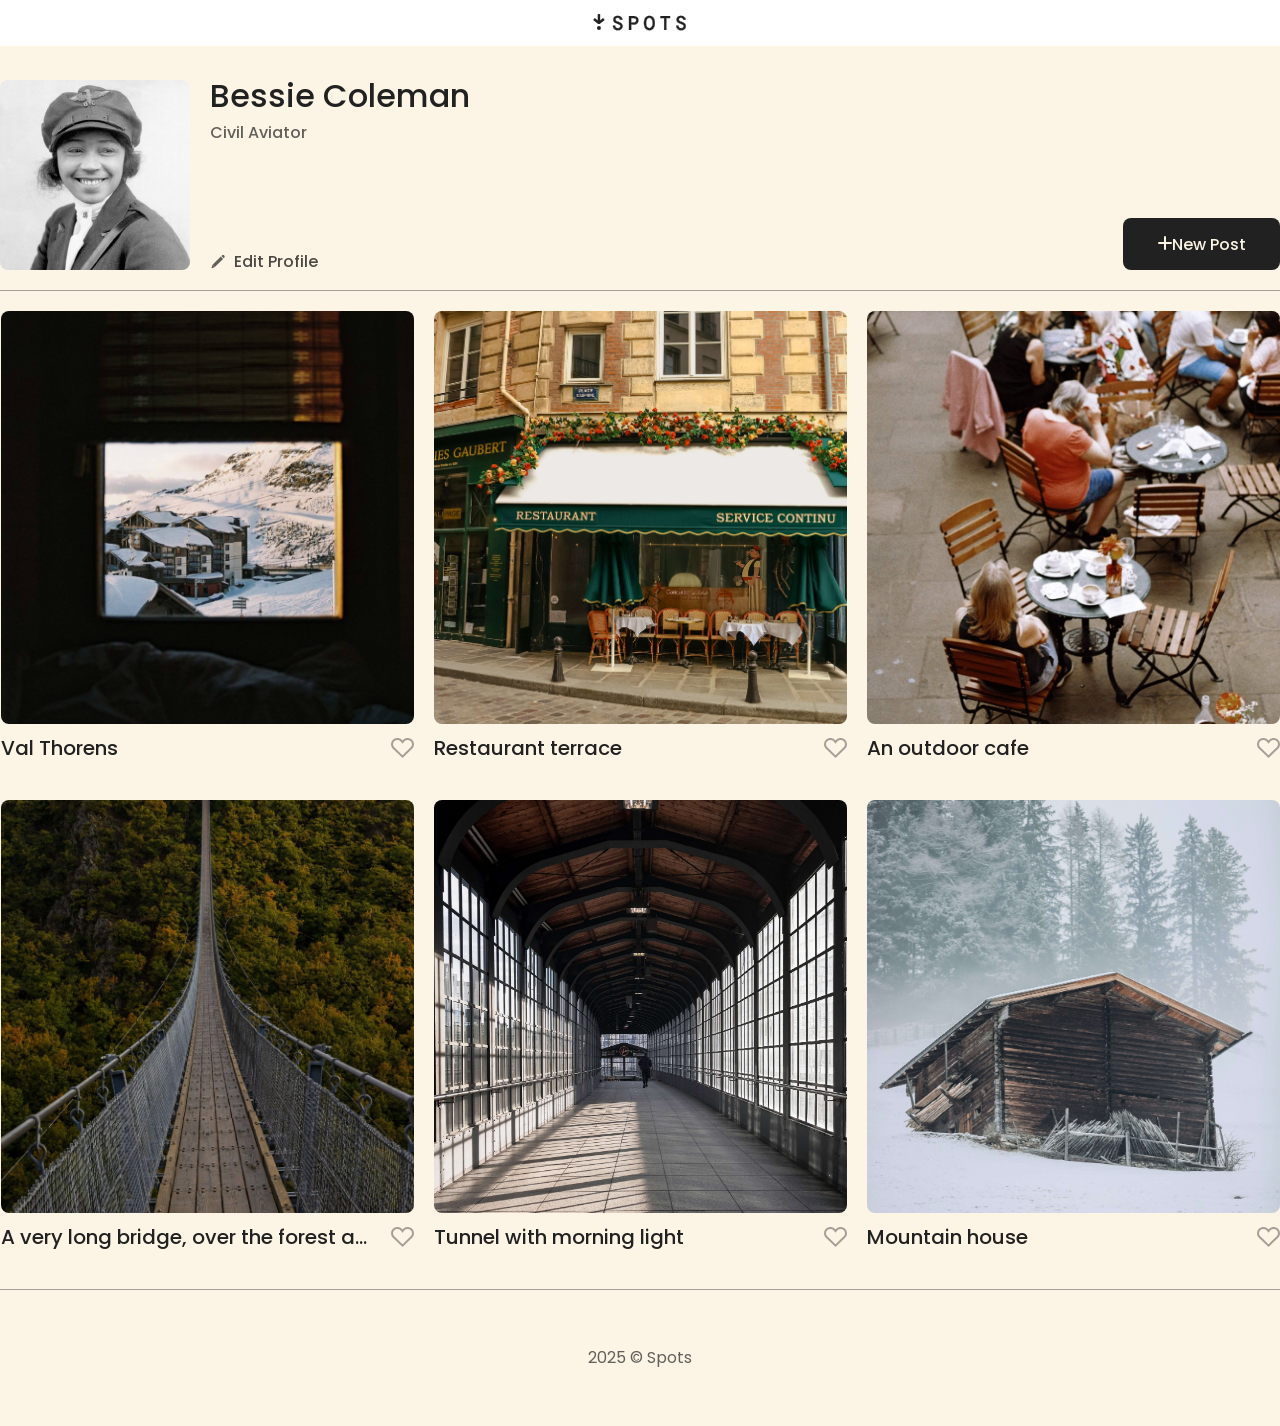
<file: index.html>
<!DOCTYPE html>
<html lang="en">
  <head>
    <meta charset="UTF-8" />
    <meta name="viewport" content="width=device-width, initial-scale=1.0" />
    <meta name="author" content="Antonio Montesinos" />
    <meta name="description" content="???" />
    <meta name="keywords" content="Bessie Coleman" />
    <link rel="stylesheet" href="./pages/index.css" />
    <link rel="icon" href="favicon.ico" type="image/x-icon" />

    <title>Spots</title>
  </head>
  <body>
    <div class="page">
      <header class="header">
        <img src="./images/logo.svg" alt="Spot logo" class="header__logo" />
      </header>
      <main class="content">
        <section class="profile page__section">
          <img
            src="./images/avatar.jpg "
            alt="Bessie"
            class="profile__avatar"
          />
          <div class="profile__column">
            <h1 class="profile__name">Bessie Coleman</h1>
            <p class="profile__description">Civil Aviator</p>
            <button type="button" class="profile__edit-btn">
              Edit Profile
            </button>
          </div>
          <button type="button" class="profile__add-btn">
            <img src="./images/plus.svg" alt="Plus icon" />New Post
          </button>
        </section>
        <section class="cards">
          <ul class="cards__list">
            <li class="card">
              <img
                src="./images/1-photo-by-moritz-feldmann-from-pexels.jpg"
                alt="Val Thorens"
                class="card__image"
              />
              <div class="card__content">
                <h2 class="card__title">Val Thorens</h2>
                <button type="button" class="card__like-btn"></button>
              </div>
            </li>
            <li class="card">
              <img
                src="./images/2-photo-by-ceiline-from-pexels.jpg"
                alt="Val Thorens"
                class="card__image"
              />
              <div class="card__content">
                <h2 class="card__title">Restaurant terrace</h2>
                <button type="button" class="card__like-btn"></button>
              </div>
            </li>
            <li class="card">
              <img
                src="images/3-photo-by-tubanur-dogan-from-pexels.jpg"
                alt="Val Thorens"
                class="card__image"
              />
              <div class="card__content">
                <h2 class="card__title">An outdoor cafe</h2>
                <button type="button" class="card__like-btn"></button>
              </div>
            </li>
            <li class="card">
              <img
                src="./images/4-photo-by-maurice-laschet-from-pexels.jpg"
                alt="A very long bridge,over the forest"
                class="card__image"
              />
              <div class="card__content">
                <h2 class="card__title">
                  A very long bridge, over the forest and through the trees.
                </h2>
                <button type="button" class="card__like-btn"></button>
              </div>
            </li>
            <li class="card">
              <img
                src="./images/5-photo-by-van-anh-nguyen-from-pexels.jpg"
                alt="Tunnel with morning light"
                class="card__image"
              />
              <div class="card__content">
                <h2 class="card__title">Tunnel with morning light</h2>
                <button type="button" class="card__like-btn"></button>
              </div>
            </li>
            <li class="card">
              <img
                src="./images/6-photo-by-moritz-feldmann-from-pexels.jpg"
                alt="Mountain house"
                class="card__image"
              />
              <div class="card__content">
                <h2 class="card__title">Mountain house</h2>
                <button type="button" class="card__like-btn"></button>
              </div>
            </li>
          </ul>
        </section>
      </main>
      <footer class="footer">
        <p class="footer__copyright">2025 &copy; Spots</p>
      </footer>
      <div class="modal" id="edit-profile-modal">
        <div class="modal__container">
          <button type="button" class="modal__close-btn">
            <img src="images/close-btn.svg" alt="close" />
          </button>
          <h2 class="modal__title">Edit Profile</h2>
          <form class="modal__form">
            <label for="profile-name-input" class="modal__label"
              >Type your name
              <input
                id="profile-name-input"
                type="text"
                class="modal__input"
                placeholder="Type your name"
                required
              />
            </label>
            <label for="profile-description-input" class="modal__label">
              Description
              <input
                id="profile-description-input"
                type="text"
                class="modal__input"
                placeholder="Describe yourself"
              />
            </label>
            <button type="submit" class="modal__submit-btn">Save</button>
          </form>
        </div>
      </div>
      <div class="modal" id="new-post-modal">
        <div class="modal__container">
          <button type="button" class="modal__close-btn">
            <img src="images/close-btn.svg" alt="close" />
          </button>
          <h2 class="modal__title">New Post</h2>
          <form class="modal__form">
            <label for="card-image-input" class="modal__label">
              Image Link
              <input
                id="card-image-input"
                type="text"
                class="modal__input"
                placeholder="Paste a link to the picture"
              />
            </label>
            <label for="caption-description-input" class="modal__label">
              Caption
              <input
                id="caption-description-input"
                type="text"
                class="modal__input"
                placeholder="Type your caption"
              />
            </label>
            <button type="submit" class="modal__submit-btn">Save</button>
          </form>
        </div>
      </div>
    </div>
    <script src="./scripts/index.js"></script>
  </body>
</html>
</file>
<file: pages/index.css>
@import url(../vendor/normalize.css);
@import url(../vendor/fonts.css);
@import url(../blocks/page.css);
@import url(../blocks/header.css);
@import url(../blocks/profile.css);
@import url(../blocks/cards.css);
@import url(../blocks/card.css);
@import url(../blocks/footer.css);
@import url(../blocks/modal.css);
</file>
